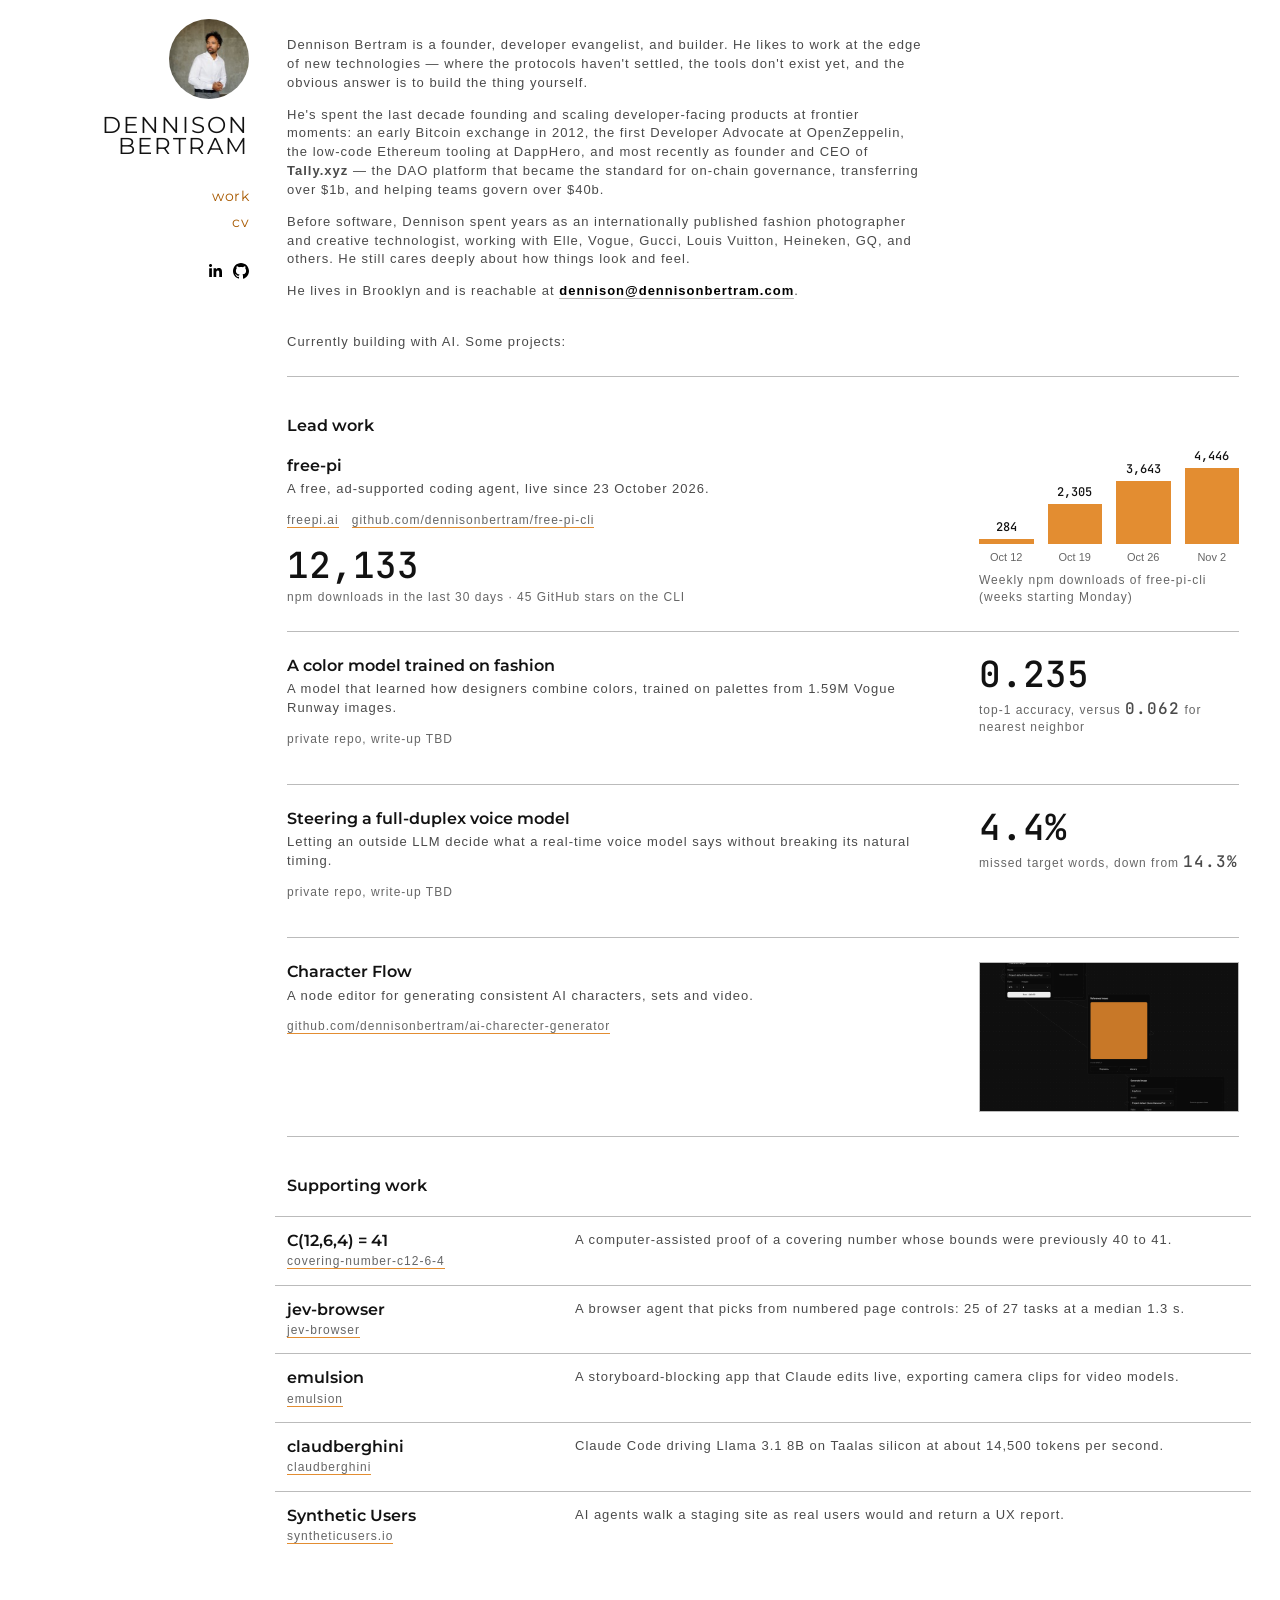
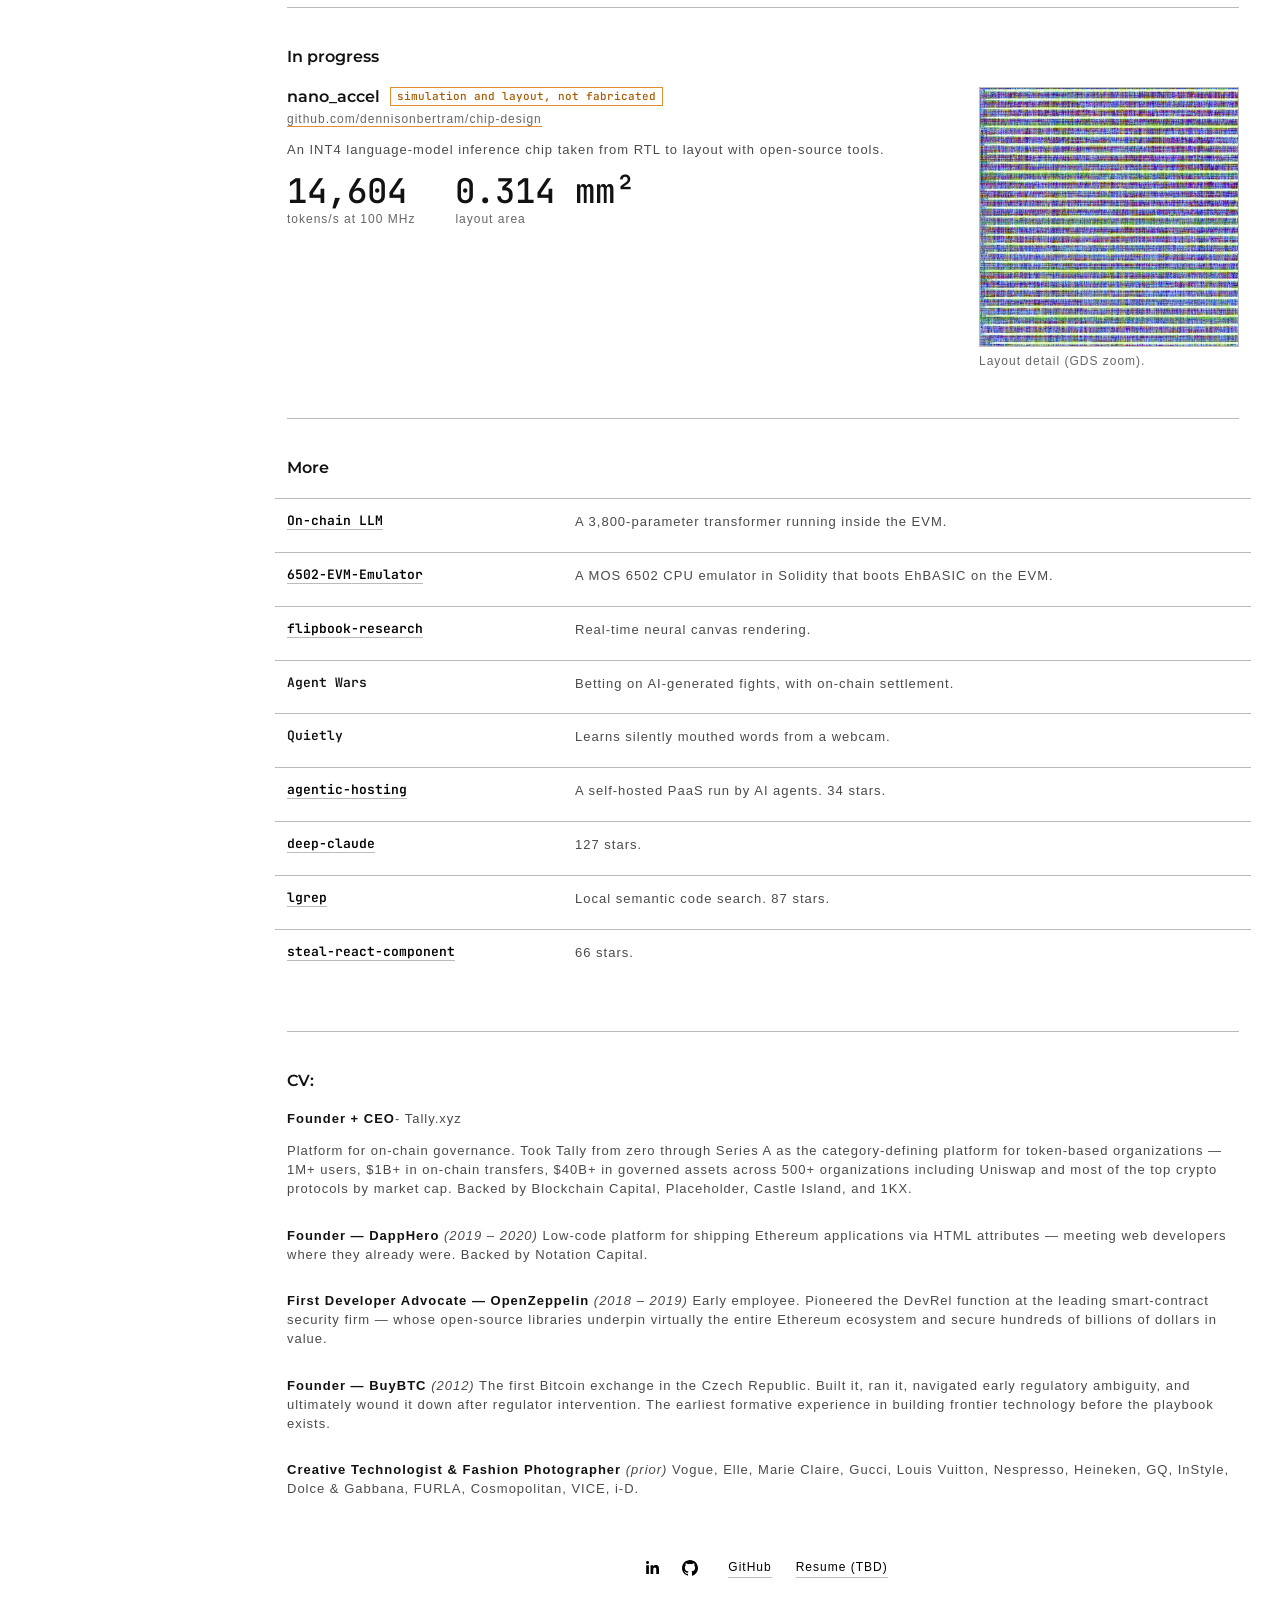
<file: index.html>
<!doctype html>
<html lang="en">
<head>
<meta charset="utf-8">
<meta name="viewport" content="width=device-width, initial-scale=1">
<title>Dennison Bertram</title>
<meta name="description" content="Dennison Bertram is a founder, developer evangelist, and builder. He likes to work at the edge of new technologies — where the protocols haven't settled, the tools don't exist yet, and the obvious answer is to build the thing yourself.">
<meta property="og:type" content="website">
<meta property="og:title" content="Dennison Bertram">
<meta property="og:description" content="Dennison Bertram is a founder, developer evangelist, and builder.">
<meta property="og:image" content="https://www.dennisonbertram.com/img/portrait-1000.jpg">
<meta name="twitter:card" content="summary_large_image">
<link rel="icon" href="/favicon.ico">
<link rel="preconnect" href="https://fonts.googleapis.com"><link rel="preconnect" href="https://fonts.gstatic.com" crossorigin>
<link href="https://fonts.googleapis.com/css2?family=Montserrat:wght@400;600&family=JetBrains+Mono:wght@400;500&display=swap" rel="stylesheet">
<style>
:root{--ink:#4a4a4a;--head:#121212;--accent:#e38d31;--rule:#bbb;--mute:#666;--accent-text:#a85a00;--tint:#f6f4f1}
*{box-sizing:border-box}
html{-webkit-text-size-adjust:100%}
body{margin:0;padding:19px;background:#fff;color:var(--ink);font:13px/1.45 "Helvetica Neue",Arial,sans-serif;letter-spacing:1px}
a{color:#000;text-decoration:none;transition:color .15s}
main a{border-bottom:1px solid var(--rule)}
a:hover{color:var(--accent-text)}
p{margin:0 0 13px}
.n,.mono{font-family:"JetBrains Mono",ui-monospace,Menlo,monospace;letter-spacing:0}
header{position:absolute;top:19px;left:19px;width:230px;text-align:right}
.avatar{width:80px;height:80px;border-radius:50%;object-fit:cover;display:block;margin:0 0 16px auto}
h1{margin:0 0 28px;font:400 23px/.9 Montserrat,sans-serif;letter-spacing:.087em;text-transform:uppercase}
h1 a{color:var(--head);border:0}
nav a{display:block;font:400 14px/1.8 Montserrat,sans-serif;text-transform:lowercase;color:var(--accent-text);letter-spacing:.5px}
nav a:hover{color:var(--head)}
.social{display:flex;justify-content:flex-end;gap:10px;margin-top:28px}
.social a{display:block;width:16px;height:16px;position:relative;border:0}
.social svg{position:absolute;left:-8px;top:-8px;width:32px;height:32px;fill:#000}
main{margin-left:251px;max-width:986px;padding:17px}
h2{margin:0 0 20px;font:600 15.6px/1.2 Montserrat,sans-serif;letter-spacing:0;color:var(--head)}
h3{margin:0 0 4px;font:600 15.6px/1.3 Montserrat,sans-serif;letter-spacing:0;color:var(--head)}
hr{margin:48px 0 40px;height:1px;border:0;background:var(--rule)}
.bio{max-width:640px}
.meta{color:var(--mute);font-size:12px;margin:0 0 12px}
.meta a{color:var(--mute)}
.private{color:var(--mute);font-size:12px}
.tag{display:inline-block;font:500 11px/1 "JetBrains Mono",monospace;letter-spacing:0;color:var(--accent-text);border:1px solid var(--accent);padding:3px 6px;margin-left:6px;vertical-align:2px}
.lead{display:grid;grid-template-columns:minmax(0,1fr) 260px;gap:16px 40px;padding:0 0 24px;margin:0 0 24px;border-bottom:1px solid var(--rule)}
.lead:last-child{border:0;margin-bottom:0}
.lead .vis{align-self:start}
#lead .vis img{height:150px;object-fit:cover}
.limit{border-left:2px solid var(--accent);padding-left:12px}
.bignum{font:500 36px/1 "JetBrains Mono",monospace;letter-spacing:0;color:var(--head)}
.cmp{font-size:12px;color:var(--mute);margin:6px 0 0}
.cmp b{font:500 16px "JetBrains Mono",monospace;color:var(--ink)}
.stat{margin:0 0 18px}
.stat .n{display:block;font-size:34px;font-weight:500;color:var(--head);line-height:1.1}
.stat span.l{font-size:12px;color:var(--mute)}
.pal{display:flex;flex-direction:column;gap:8px;margin:22px 0 0}
.pal div{display:flex}
.pal i{width:100%;height:26px;display:block}
.vis img{width:100%;height:auto;display:block;border:1px solid var(--rule)}
figcaption,.cap{font-size:12px;color:var(--mute);margin-top:6px}
figure{margin:0}
.rows>div{display:grid;grid-template-columns:240px 1fr;gap:4px 48px;padding:14px 12px;margin:0 -12px;border-top:1px solid var(--rule);transition:background .15s}
.rows>div:hover{background:var(--tint)}
.rows h3{margin:0}
.rows .meta{margin:2px 0 0;word-break:break-word}
.rows p{margin:0 0 6px}
.rows .n{color:var(--head);font-size:14px;font-weight:500}
.go{color:var(--accent-text);border-bottom-color:var(--accent)}
.go:hover{color:var(--head);border-color:var(--head)}
.bars{display:flex;align-items:flex-end;gap:14px;height:110px}
.bars>div{flex:1;display:flex;flex-direction:column;justify-content:flex-end;align-items:stretch;text-align:center}
.bars i{display:block;background:var(--accent)}
.bars .v{font:500 12px "JetBrains Mono",monospace;letter-spacing:0;color:var(--head);margin-bottom:4px}
.bars .w{font-size:11px;color:var(--mute);margin-top:6px;letter-spacing:0}
.cv p{margin:0 0 13px}
.cv b{color:var(--head)}
footer{margin:60px 0 0;display:flex;gap:24px;justify-content:center;align-items:center;font-size:12px}
footer .social{margin:0}
footer .social a{margin:0 6px}
@media (max-width:1023px){.lead{grid-template-columns:1fr}}
@media (max-width:767px){
body{padding:0}
header{position:relative;top:0;left:0;width:auto;padding:19px 16px 0;display:flex;align-items:center;gap:14px;text-align:left;flex-wrap:wrap}
.avatar{width:64px;height:64px;margin:0}
h1{margin:0;font-size:20px;flex:1}
nav{width:100%;display:flex;gap:16px;flex-wrap:wrap;margin-top:4px}
nav a{font-size:13px}
header .social{display:none}
main{margin:0;padding:24px 16px}
.lead{grid-template-columns:1fr}
.rows>div{grid-template-columns:1fr}
.vis.small{max-width:280px}
}
</style>
</head>
<body>
<header>
<img class="avatar" src="/img/avatar.jpg" alt="Portrait of Dennison Bertram" width="80" height="80">
<h1><a href="#top">Dennison Bertram</a></h1>
<nav><a href="#lead">Work</a><a href="#cv">CV</a></nav>
<div class="social"><a href="https://www.linkedin.com/in/dennison-bertram-ab5bb22" aria-label="LinkedIn"><svg viewBox="0 0 64 64" aria-hidden="true"><path d="M20.4,44h5.4V26.6h-5.4V44z M23.1,18c-1.7,0-3.1,1.4-3.1,3.1c0,1.7,1.4,3.1,3.1,3.1 c1.7,0,3.1-1.4,3.1-3.1C26.2,19.4,24.8,18,23.1,18z M39.5,26.2c-2.6,0-4.4,1.4-5.1,2.8h-0.1v-2.4h-5.2V44h5.4v-8.6 c0-2.3,0.4-4.5,3.2-4.5c2.8,0,2.8,2.6,2.8,4.6V44H46v-9.5C46,29.8,45,26.2,39.5,26.2z"/></svg></a><a href="https://github.com/dennisonbertram" aria-label="GitHub"><svg viewBox="0 0 64 64" aria-hidden="true"><path d="M32,16c-8.8,0-16,7.2-16,16c0,7.1,4.6,13.1,10.9,15.2 c0.8,0.1,1.1-0.3,1.1-0.8c0-0.4,0-1.4,0-2.7c-4.5,1-5.4-2.1-5.4-2.1c-0.7-1.8-1.8-2.3-1.8-2.3c-1.5-1,0.1-1,0.1-1 c1.6,0.1,2.5,1.6,2.5,1.6c1.4,2.4,3.7,1.7,4.7,1.3c0.1-1,0.6-1.7,1-2.1c-3.6-0.4-7.3-1.8-7.3-7.9c0-1.7,0.6-3.2,1.6-4.3 c-0.2-0.4-0.7-2,0.2-4.2c0,0,1.3-0.4,4.4,1.6c1.3-0.4,2.6-0.5,4-0.5c1.4,0,2.7,0.2,4,0.5c3.1-2.1,4.4-1.6,4.4-1.6 c0.9,2.2,0.3,3.8,0.2,4.2c1,1.1,1.6,2.5,1.6,4.3c0,6.1-3.7,7.5-7.3,7.9c0.6,0.5,1.1,1.5,1.1,3c0,2.1,0,3.9,0,4.4 c0,0.4,0.3,0.9,1.1,0.8C43.4,45.1,48,39.1,48,32C48,23.2,40.8,16,32,16z"/></svg></a></div>
</header>
<main id="top">
<section class="bio">
<p>Dennison Bertram is a founder, developer evangelist, and builder. He likes to work at the edge of new technologies &mdash; where the protocols haven't settled, the tools don't exist yet, and the obvious answer is to build the thing yourself.</p>
<p>He's spent the last decade founding and scaling developer-facing products at frontier moments: an early Bitcoin exchange in 2012, the first Developer Advocate at OpenZeppelin, the low-code Ethereum tooling at DappHero, and most recently as founder and CEO of <b>Tally.xyz</b> &mdash; the DAO platform that became the standard for on-chain governance, transferring over $1b, and helping teams govern over $40b.</p>
<p>Before software, Dennison spent years as an internationally published fashion photographer and creative technologist, working with Elle, Vogue, Gucci, Louis Vuitton, Heineken, GQ, and others. He still cares deeply about how things look and feel.</p>
<p>He lives in Brooklyn and is reachable at <a href="mailto:dennison@dennisonbertram.com"><b>dennison@dennisonbertram.com</b></a>.</p>
<p style="margin-top:32px">Currently building with AI. Some projects:</p>
</section>

<hr style="margin-top:24px">
<section id="lead">
<h2>Lead work</h2>

<article class="lead">
<div>
<h3>free-pi</h3>
<p>A free, ad-supported coding agent, live since 23 October 2026.</p>
<p class="meta"><a class="go" href="https://freepi.ai">freepi.ai</a> &nbsp; <a class="go" href="https://github.com/dennisonbertram/free-pi-cli">github.com/dennisonbertram/free-pi-cli</a></p>
<div style="margin-top:18px"><div class="bignum">12,133</div><p class="cmp">npm downloads in the last 30 days &middot; 45 GitHub stars on the CLI</p></div>
</div>
<figure class="vis">
<div class="bars" role="img" aria-label="Weekly npm downloads of free-pi-cli: week of Oct 12, 284; Oct 19, 2,305; Oct 26, 3,643; Nov 2, 4,446">
<div><span class="v">284</span><i style="height:5px"></i><span class="w">Oct 12</span></div>
<div><span class="v">2,305</span><i style="height:40px"></i><span class="w">Oct 19</span></div>
<div><span class="v">3,643</span><i style="height:63px"></i><span class="w">Oct 26</span></div>
<div><span class="v">4,446</span><i style="height:76px"></i><span class="w">Nov 2</span></div>
</div>
<figcaption>Weekly npm downloads of free-pi-cli (weeks starting Monday)</figcaption>
</figure>
</article>

<article class="lead">
<div>
<h3>A color model trained on fashion</h3>
<p>A model that learned how designers combine colors, trained on palettes from 1.59M Vogue Runway images.</p>
<p class="meta"><span class="private">private repo, write-up TBD</span></p>
</div>
<div class="vis">
<div class="bignum">0.235</div>
<p class="cmp">top-1 accuracy, versus <b>0.062</b> for nearest neighbor</p>
</div>
</article>

<article class="lead">
<div>
<h3>Steering a full-duplex voice model</h3>
<p>Letting an outside LLM decide what a real-time voice model says without breaking its natural timing.</p>
<p class="meta"><span class="private">private repo, write-up TBD</span></p>
</div>
<div class="vis">
<div class="bignum">4.4%</div>
<p class="cmp">missed target words, down from <b>14.3%</b></p>
</div>
</article>

<article class="lead">
<div>
<h3>Character Flow</h3>
<p>A node editor for generating consistent AI characters, sets and video.</p>
<p class="meta"><a class="go" href="https://github.com/dennisonbertram/ai-charecter-generator">github.com/dennisonbertram/ai-charecter-generator</a></p>
</div>
<figure class="vis"><img src="/img/cf-graph.png" alt="Character Flow canvas with Character, Generate image, Reference image and Style blocks wired together" loading="lazy"></figure>
</article>
</section>

<hr style="margin-top:0">
<section id="supporting">
<h2>Supporting work</h2>
<div class="rows">
<div><div><h3>C(12,6,4) = 41</h3><p class="meta"><a class="go" href="https://github.com/dennisonbertram/covering-number-c12-6-4">covering-number-c12-6-4</a></p></div><p>A computer-assisted proof of a covering number whose bounds were previously 40 to 41.</p></div>
<div><div><h3>jev-browser</h3><p class="meta"><a class="go" href="https://github.com/dennisonbertram/jev-browser">jev-browser</a></p></div><p>A browser agent that picks from numbered page controls: 25 of 27 tasks at a median 1.3 s.</p></div>
<div><div><h3>emulsion</h3><p class="meta"><a class="go" href="https://github.com/dennisonbertram/emulsion">emulsion</a></p></div><p>A storyboard-blocking app that Claude edits live, exporting camera clips for video models.</p></div>
<div><div><h3>claudberghini</h3><p class="meta"><a class="go" href="https://github.com/dennisonbertram/claudberghini">claudberghini</a></p></div><p>Claude Code driving Llama 3.1 8B on Taalas silicon at about 14,500 tokens per second.</p></div>
<div><div><h3>Synthetic Users</h3><p class="meta"><a class="go" href="https://syntheticusers.io">syntheticusers.io</a></p></div><p>AI agents walk a staging site as real users would and return a UX report.</p></div>
</div>
</section>

<hr>
<section id="progress">
<h2>In progress</h2>
<article class="lead" style="border:0;padding:0;margin:0">
<div>
<h3>nano_accel <span class="tag">simulation and layout, not fabricated</span></h3>
<p class="meta"><a class="go" href="https://github.com/dennisonbertram/chip-design">github.com/dennisonbertram/chip-design</a></p>
<p>An INT4 language-model inference chip taken from RTL to layout with open-source tools.</p>
<div style="display:flex;gap:40px;flex-wrap:wrap">
<div class="stat"><span class="n">14,604</span><span class="l">tokens/s at 100 MHz</span></div>
<div class="stat"><span class="n">0.314 mm&sup2;</span><span class="l">layout area</span></div>
</div>
</div>
<figure class="vis small" style="max-width:280px"><img src="/img/chip.jpg" alt="Zoomed detail of the nano_accel layout" loading="lazy"><figcaption>Layout detail (GDS zoom).</figcaption></figure>
</article>
</section>

<hr>
<section id="more">
<h2>More</h2>
<div class="rows">
<div><h3 class="mono" style="font-size:13px"><a href="https://github.com/dennisonbertram/solidity-model">On-chain LLM</a></h3><p>A 3,800-parameter transformer running inside the EVM.</p></div>
<div><h3 class="mono" style="font-size:13px"><a href="https://github.com/dennisonbertram/6502-EVM-Emulator">6502-EVM-Emulator</a></h3><p>A MOS 6502 CPU emulator in Solidity that boots EhBASIC on the EVM.</p></div>
<div><h3 class="mono" style="font-size:13px"><a href="https://github.com/dennisonbertram/flipbook-research">flipbook-research</a></h3><p>Real-time neural canvas rendering.</p></div>
<div><h3 class="mono" style="font-size:13px">Agent Wars</h3><p>Betting on AI-generated fights, with on-chain settlement.</p></div>
<div><h3 class="mono" style="font-size:13px">Quietly</h3><p>Learns silently mouthed words from a webcam.</p></div>
<div><h3 class="mono" style="font-size:13px"><a href="https://github.com/dennisonbertram/agentic-hosting">agentic-hosting</a></h3><p>A self-hosted PaaS run by AI agents. 34 stars.</p></div>
<div><h3 class="mono" style="font-size:13px"><a href="https://github.com/dennisonbertram/deep-claude">deep-claude</a></h3><p>127 stars.</p></div>
<div><h3 class="mono" style="font-size:13px"><a href="https://github.com/dennisonbertram/lgrep">lgrep</a></h3><p>Local semantic code search. 87 stars.</p></div>
<div><h3 class="mono" style="font-size:13px"><a href="https://github.com/dennisonbertram/steal-react-component">steal-react-component</a></h3><p>66 stars.</p></div>
</div>
</section>

<hr>
<section id="cv" class="cv">
<h2>CV:</h2>
<p><b>Founder + CEO</b>- Tally.xyz</p>
<p>Platform for on-chain governance. Took Tally from zero through Series A as the category-defining platform for token-based organizations &mdash; 1M+ users, $1B+ in on-chain transfers, $40B+ in governed assets across 500+ organizations including Uniswap and most of the top crypto protocols by market cap. Backed by Blockchain Capital, Placeholder, Castle Island, and 1KX.</p>
<p style="margin-top:28px"><b>Founder &mdash; DappHero</b> <i>(2019 &ndash; 2020)</i> Low-code platform for shipping Ethereum applications via HTML attributes &mdash; meeting web developers where they already were. Backed by Notation Capital.</p>
<p style="margin-top:28px"><b>First Developer Advocate &mdash; OpenZeppelin</b> <i>(2018 &ndash; 2019)</i> Early employee. Pioneered the DevRel function at the leading smart-contract security firm &mdash; whose open-source libraries underpin virtually the entire Ethereum ecosystem and secure hundreds of billions of dollars in value.</p>
<p style="margin-top:28px"><b>Founder &mdash; BuyBTC</b> <i>(2012)</i> The first Bitcoin exchange in the Czech Republic. Built it, ran it, navigated early regulatory ambiguity, and ultimately wound it down after regulator intervention. The earliest formative experience in building frontier technology before the playbook exists.</p>
<p style="margin-top:28px"><b>Creative Technologist &amp; Fashion Photographer</b> <i>(prior)</i> Vogue, Elle, Marie Claire, Gucci, Louis Vuitton, Nespresso, Heineken, GQ, InStyle, Dolce &amp; Gabbana, FURLA, Cosmopolitan, VICE, i-D.</p>
</section>

<footer id="contact">
<div class="social"><a href="https://www.linkedin.com/in/dennison-bertram-ab5bb22" aria-label="LinkedIn"><svg viewBox="0 0 64 64" aria-hidden="true"><path d="M20.4,44h5.4V26.6h-5.4V44z M23.1,18c-1.7,0-3.1,1.4-3.1,3.1c0,1.7,1.4,3.1,3.1,3.1 c1.7,0,3.1-1.4,3.1-3.1C26.2,19.4,24.8,18,23.1,18z M39.5,26.2c-2.6,0-4.4,1.4-5.1,2.8h-0.1v-2.4h-5.2V44h5.4v-8.6 c0-2.3,0.4-4.5,3.2-4.5c2.8,0,2.8,2.6,2.8,4.6V44H46v-9.5C46,29.8,45,26.2,39.5,26.2z"/></svg></a><a href="https://github.com/dennisonbertram" aria-label="GitHub"><svg viewBox="0 0 64 64" aria-hidden="true"><path d="M32,16c-8.8,0-16,7.2-16,16c0,7.1,4.6,13.1,10.9,15.2 c0.8,0.1,1.1-0.3,1.1-0.8c0-0.4,0-1.4,0-2.7c-4.5,1-5.4-2.1-5.4-2.1c-0.7-1.8-1.8-2.3-1.8-2.3c-1.5-1,0.1-1,0.1-1 c1.6,0.1,2.5,1.6,2.5,1.6c1.4,2.4,3.7,1.7,4.7,1.3c0.1-1,0.6-1.7,1-2.1c-3.6-0.4-7.3-1.8-7.3-7.9c0-1.7,0.6-3.2,1.6-4.3 c-0.2-0.4-0.7-2,0.2-4.2c0,0,1.3-0.4,4.4,1.6c1.3-0.4,2.6-0.5,4-0.5c1.4,0,2.7,0.2,4,0.5c3.1-2.1,4.4-1.6,4.4-1.6 c0.9,2.2,0.3,3.8,0.2,4.2c1,1.1,1.6,2.5,1.6,4.3c0,6.1-3.7,7.5-7.3,7.9c0.6,0.5,1.1,1.5,1.1,3c0,2.1,0,3.9,0,4.4 c0,0.4,0.3,0.9,1.1,0.8C43.4,45.1,48,39.1,48,32C48,23.2,40.8,16,32,16z"/></svg></a></div>
<a href="https://github.com/dennisonbertram">GitHub</a>
<a href="#">Resume (TBD)</a>
</footer>
</main>
</body>
</html>
</file>
